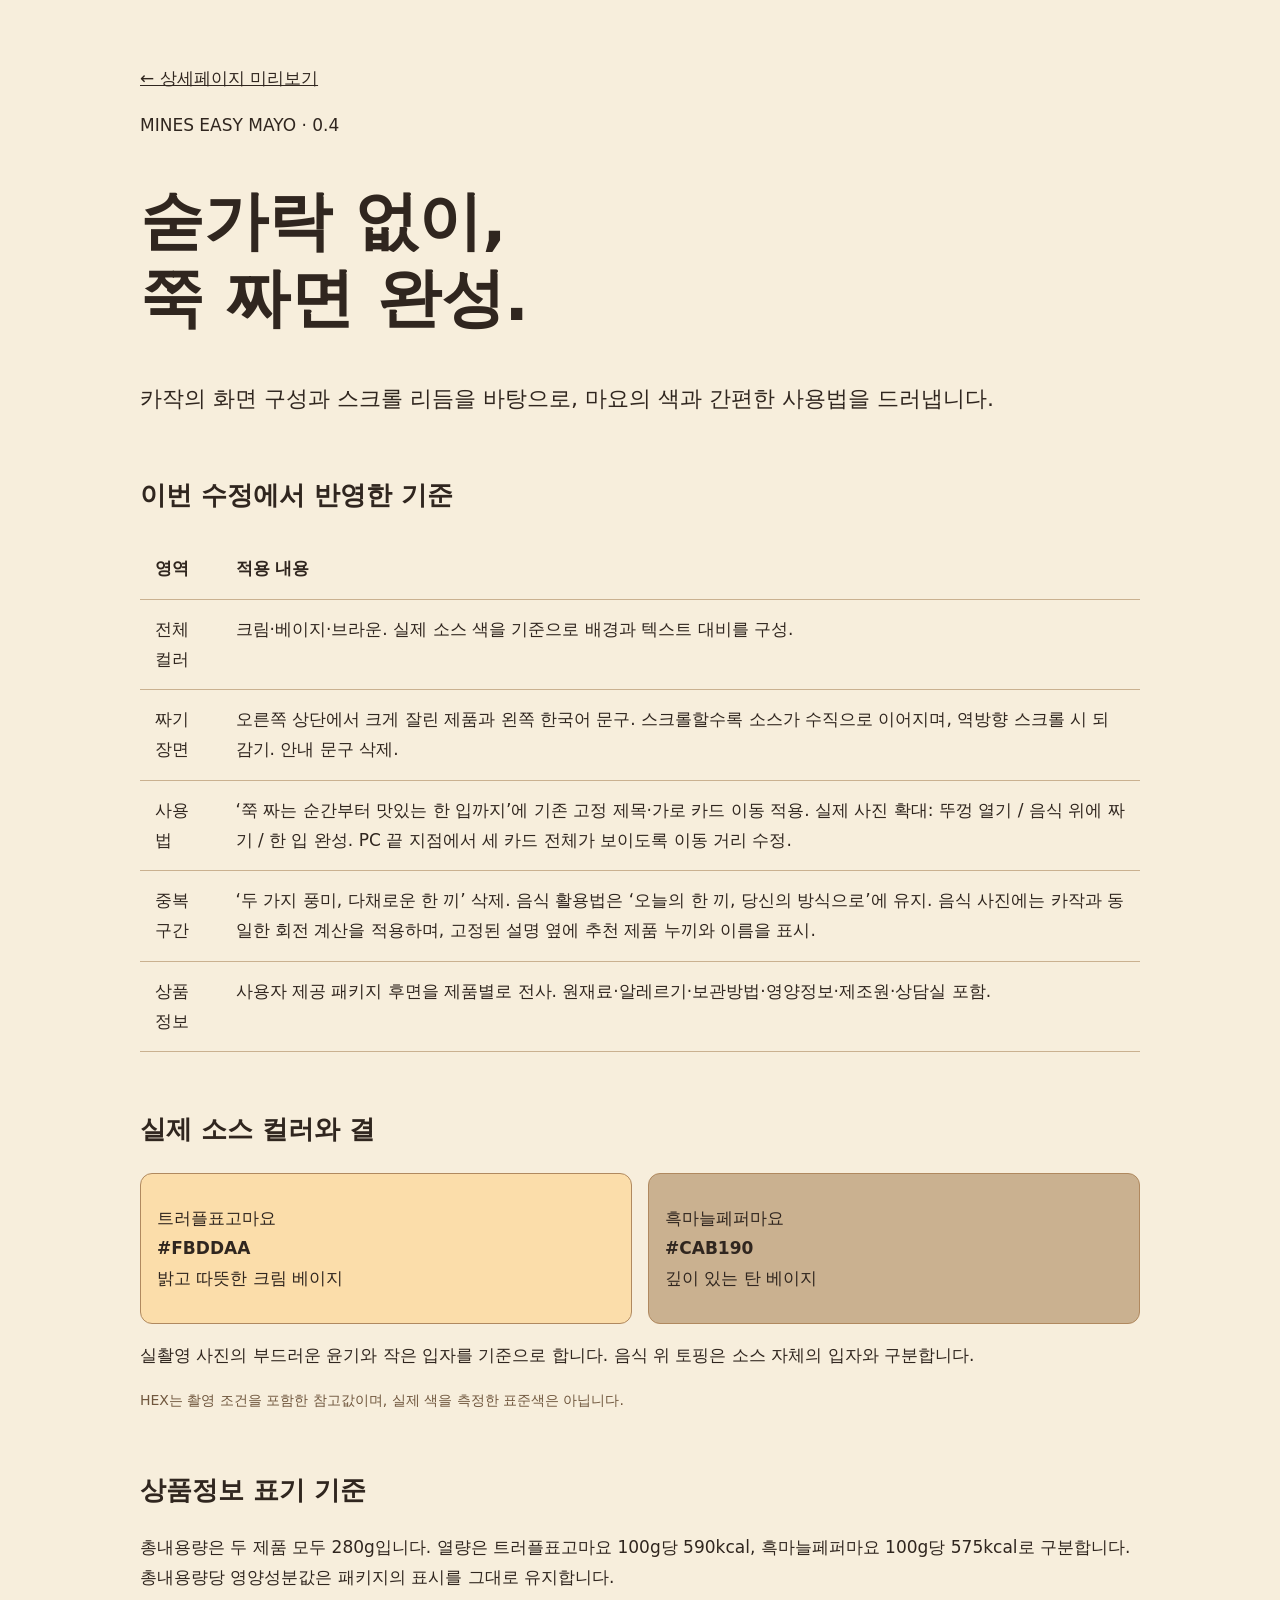
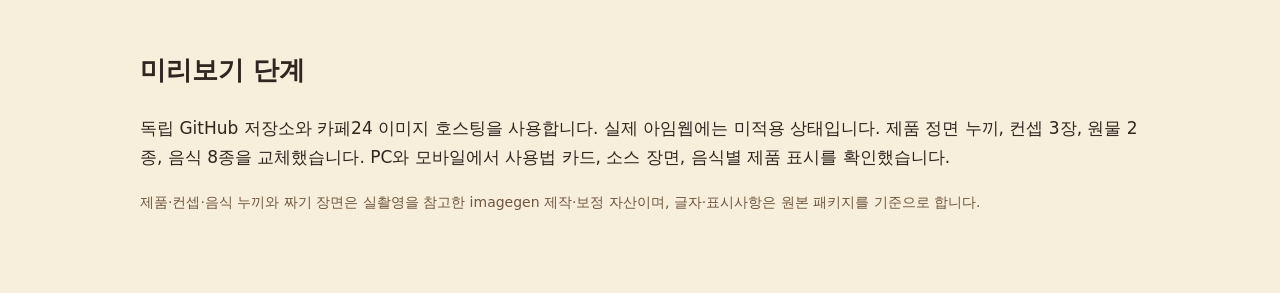
<file: plan.html>
<!doctype html><html lang="ko"><meta charset="utf-8"><meta name="viewport" content="width=device-width,initial-scale=1"><title>이지마요 기획 기준 0.4</title><style>body{margin:0;background:#F7EEDC;color:#30261F;font:17px/1.75 system-ui,sans-serif}main{max-width:1000px;margin:auto;padding:64px 24px}h1{font-size:clamp(32px,6vw,64px);line-height:1.2}h2{margin-top:55px}a{color:inherit}.lead{font-size:22px}table{width:100%;border-collapse:collapse}td,th{border-bottom:1px solid #CAB190;padding:15px;text-align:left;vertical-align:top}.swatches{display:flex;gap:16px}.swatch{flex:1;padding:30px 16px;border:1px solid #B0895F;border-radius:12px}.note{font-size:14px;color:#70573E}li{margin:10px 0}</style><main>
<a href="./?v=0.4.0">← 상세페이지 미리보기</a><p>MINES EASY MAYO · 0.4</p><h1>숟가락 없이,<br>쭉 짜면 완성.</h1><p class="lead">카작의 화면 구성과 스크롤 리듬을 바탕으로, 마요의 색과 간편한 사용법을 드러냅니다.</p>
<h2>이번 수정에서 반영한 기준</h2><table><tr><th>영역</th><th>적용 내용</th></tr><tr><td>전체 컬러</td><td>크림·베이지·브라운. 실제 소스 색을 기준으로 배경과 텍스트 대비를 구성.</td></tr><tr><td>짜기 장면</td><td>오른쪽 상단에서 크게 잘린 제품과 왼쪽 한국어 문구. 스크롤할수록 소스가 수직으로 이어지며, 역방향 스크롤 시 되감기. 안내 문구 삭제.</td></tr><tr><td>사용법</td><td>‘쭉 짜는 순간부터 맛있는 한 입까지’에 기존 고정 제목·가로 카드 이동 적용. 실제 사진 확대: 뚜껑 열기 / 음식 위에 짜기 / 한 입 완성. PC 끝 지점에서 세 카드 전체가 보이도록 이동 거리 수정.</td></tr><tr><td>중복 구간</td><td>‘두 가지 풍미, 다채로운 한 끼’ 삭제. 음식 활용법은 ‘오늘의 한 끼, 당신의 방식으로’에 유지. 음식 사진에는 카작과 동일한 회전 계산을 적용하며, 고정된 설명 옆에 추천 제품 누끼와 이름을 표시.</td></tr><tr><td>상품정보</td><td>사용자 제공 패키지 후면을 제품별로 전사. 원재료·알레르기·보관방법·영양정보·제조원·상담실 포함.</td></tr></table>
<h2>실제 소스 컬러와 결</h2><div class="swatches"><div class="swatch" style="background:#FBDDAA">트러플표고마요<br><b>#FBDDAA</b><br>밝고 따뜻한 크림 베이지</div><div class="swatch" style="background:#CAB190">흑마늘페퍼마요<br><b>#CAB190</b><br>깊이 있는 탄 베이지</div></div><p>실촬영 사진의 부드러운 윤기와 작은 입자를 기준으로 합니다. 음식 위 토핑은 소스 자체의 입자와 구분합니다.</p><p class="note">HEX는 촬영 조건을 포함한 참고값이며, 실제 색을 측정한 표준색은 아닙니다.</p>
<h2>상품정보 표기 기준</h2><p>총내용량은 두 제품 모두 280g입니다. 열량은 트러플표고마요 100g당 590kcal, 흑마늘페퍼마요 100g당 575kcal로 구분합니다. 총내용량당 영양성분값은 패키지의 표시를 그대로 유지합니다.</p>
<h2>미리보기 단계</h2><p>독립 GitHub 저장소와 카페24 이미지 호스팅을 사용합니다. 실제 아임웹에는 미적용 상태입니다. 제품 정면 누끼, 컨셉 3장, 원물 2종, 음식 8종을 교체했습니다. PC와 모바일에서 사용법 카드, 소스 장면, 음식별 제품 표시를 확인했습니다.</p><p class="note">제품·컨셉·음식 누끼와 짜기 장면은 실촬영을 참고한 imagegen 제작·보정 자산이며, 글자·표시사항은 원본 패키지를 기준으로 합니다.</p></main></html>
</file>
